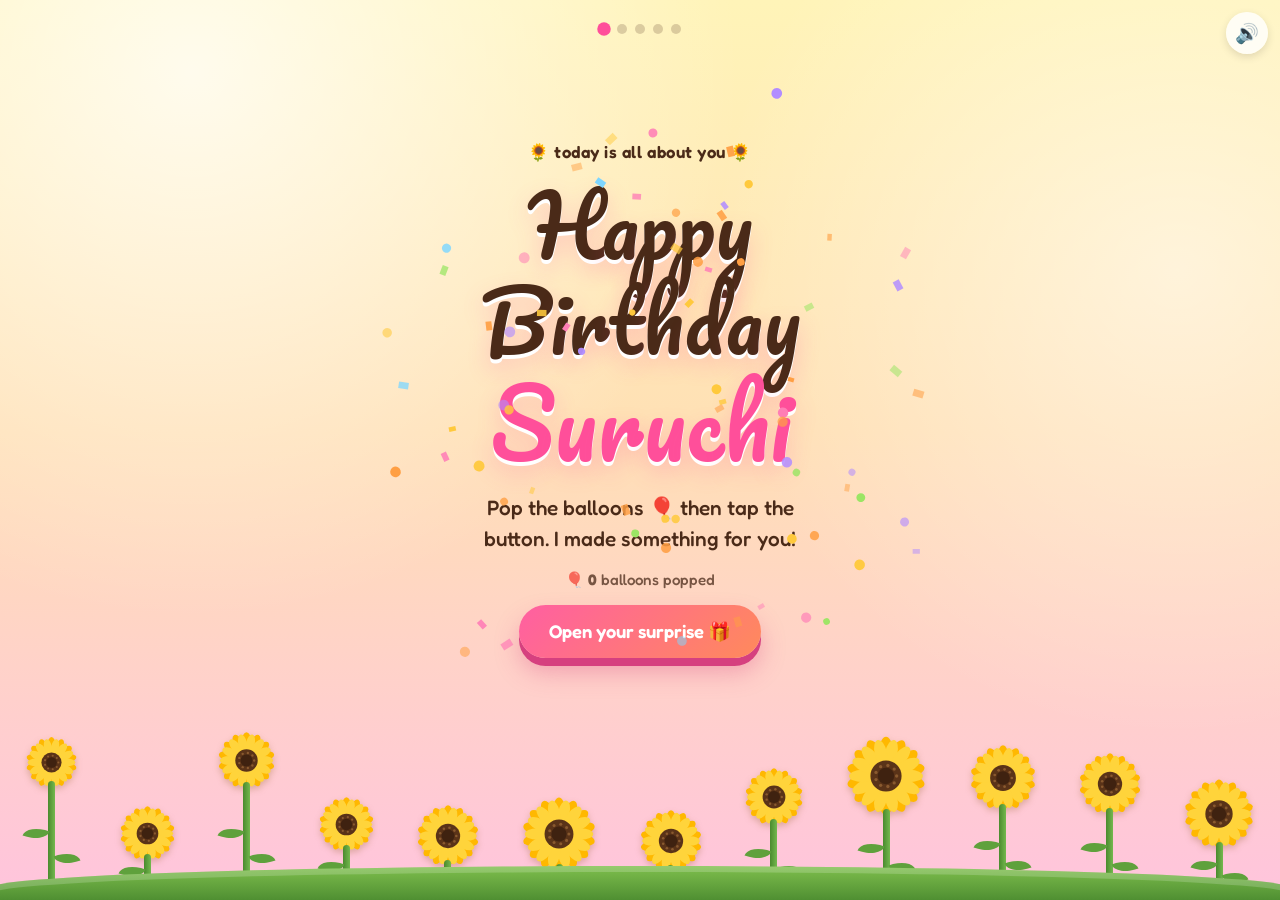
<file: index.html>
<!DOCTYPE html>
<html lang="en">
<head>
<meta charset="utf-8">
<meta name="viewport" content="width=device-width,initial-scale=1,viewport-fit=cover">
<meta name="theme-color" content="#FFE0B5">
<title>Happy Birthday 🎂</title>
<link rel="icon" href="data:image/svg+xml,<svg xmlns='http://www.w3.org/2000/svg' viewBox='0 0 100 100'><text y='.9em' font-size='90'>🌻</text></svg>">
<link rel="preconnect" href="https://fonts.googleapis.com">
<link rel="preconnect" href="https://fonts.gstatic.com" crossorigin>
<link href="https://fonts.googleapis.com/css2?family=Fredoka:wght@400;500;600&family=Pacifico&display=swap" rel="stylesheet">
<link rel="stylesheet" href="style.css">
</head>
<body class="home" data-step="1">

<div id="balloons"></div>
<div id="field"></div>

<main class="page">
  <p class="eyebrow" data-t="index.eyebrow"></p>
  <h1 class="hb">
    <span class="w">Happy</span>
    <span class="w">Birthday</span>
    <span class="w pink" data-t="name"></span>
  </h1>
  <p class="lead" data-t="index.hint"></p>
  <p class="pops">🎈 <b id="count">0</b> <span data-t="index.pops"></span></p>
  <a class="btn go pulse" href="ors.html" data-t="index.button"></a>
</main>

<script src="config.js"></script>
<script src="app.js"></script>
</body>
</html>
</file>
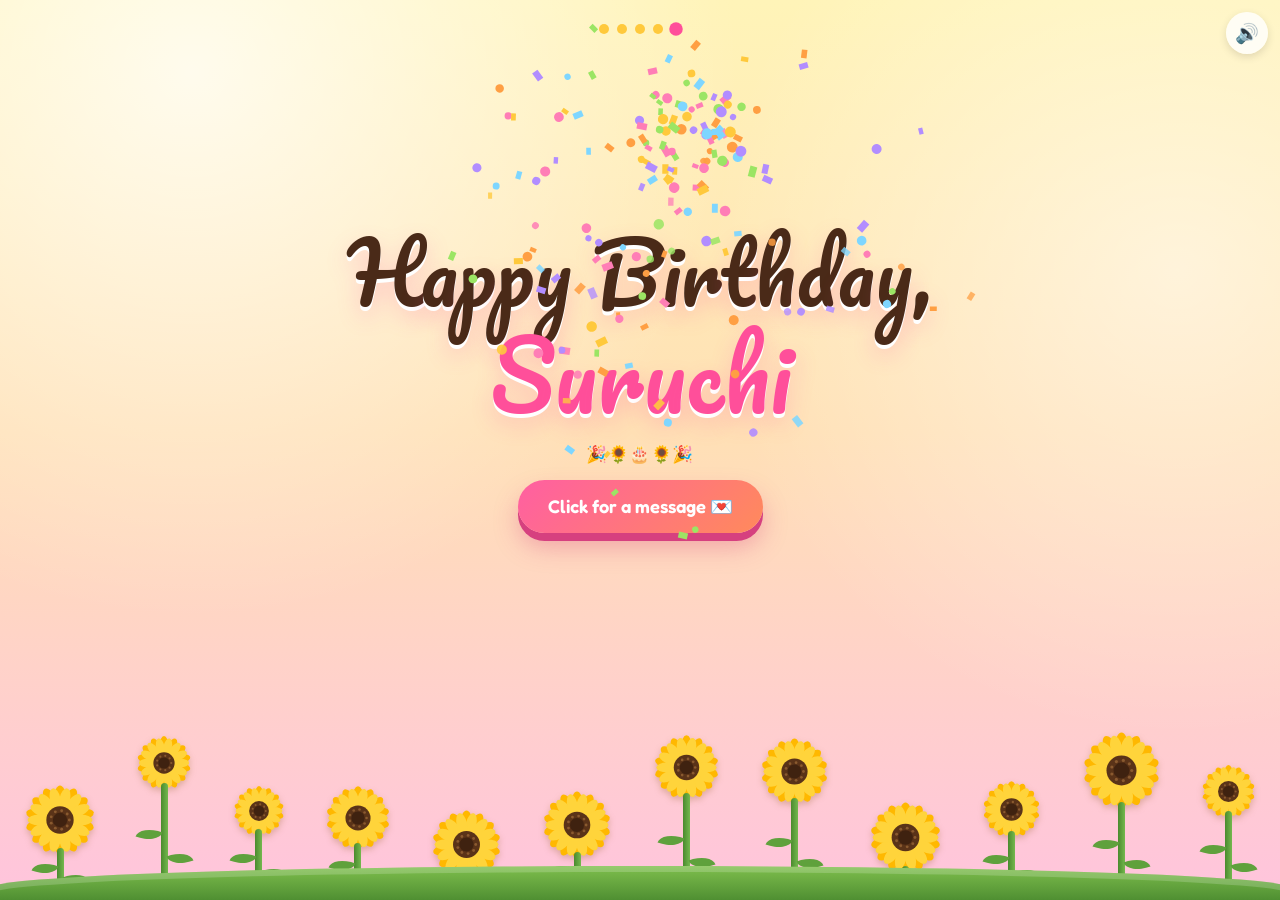
<file: happy.html>
<!DOCTYPE html>
<html lang="en">
<head>
<meta charset="utf-8">
<meta name="viewport" content="width=device-width,initial-scale=1,viewport-fit=cover">
<meta name="theme-color" content="#FFE0B5">
<title>Happy Birthday 🎂</title>
<link rel="icon" href="data:image/svg+xml,<svg xmlns='http://www.w3.org/2000/svg' viewBox='0 0 100 100'><text y='.9em' font-size='90'>🌻</text></svg>">
<link rel="preconnect" href="https://fonts.googleapis.com">
<link rel="preconnect" href="https://fonts.gstatic.com" crossorigin>
<link href="https://fonts.googleapis.com/css2?family=Fredoka:wght@400;500;600&family=Pacifico&display=swap" rel="stylesheet">
<link rel="stylesheet" href="style.css">
</head>
<body data-step="5">

<div id="field"></div>

<main class="page">
  <h1 class="hb">
    <span class="w" data-t="finale.title"></span>
    <span class="w pink" data-t="name"></span>
  </h1>
  <div class="eyebrow">🎉🌻🎂🌻🎉</div>

  <button class="btn pulse" id="msgBtn" type="button" data-t="finale.button"></button>

  <section class="letter" id="letter" aria-live="polite">
    <span class="tape"></span>
    <p id="l1"></p>
    <p id="l2"></p>
    <p id="l3"></p>
  </section>

  <a class="again go reveal" id="again" href="index.html" data-t="finale.again"></a>
</main>

<script src="config.js"></script>
<script src="app.js"></script>
</body>
</html>
</file>
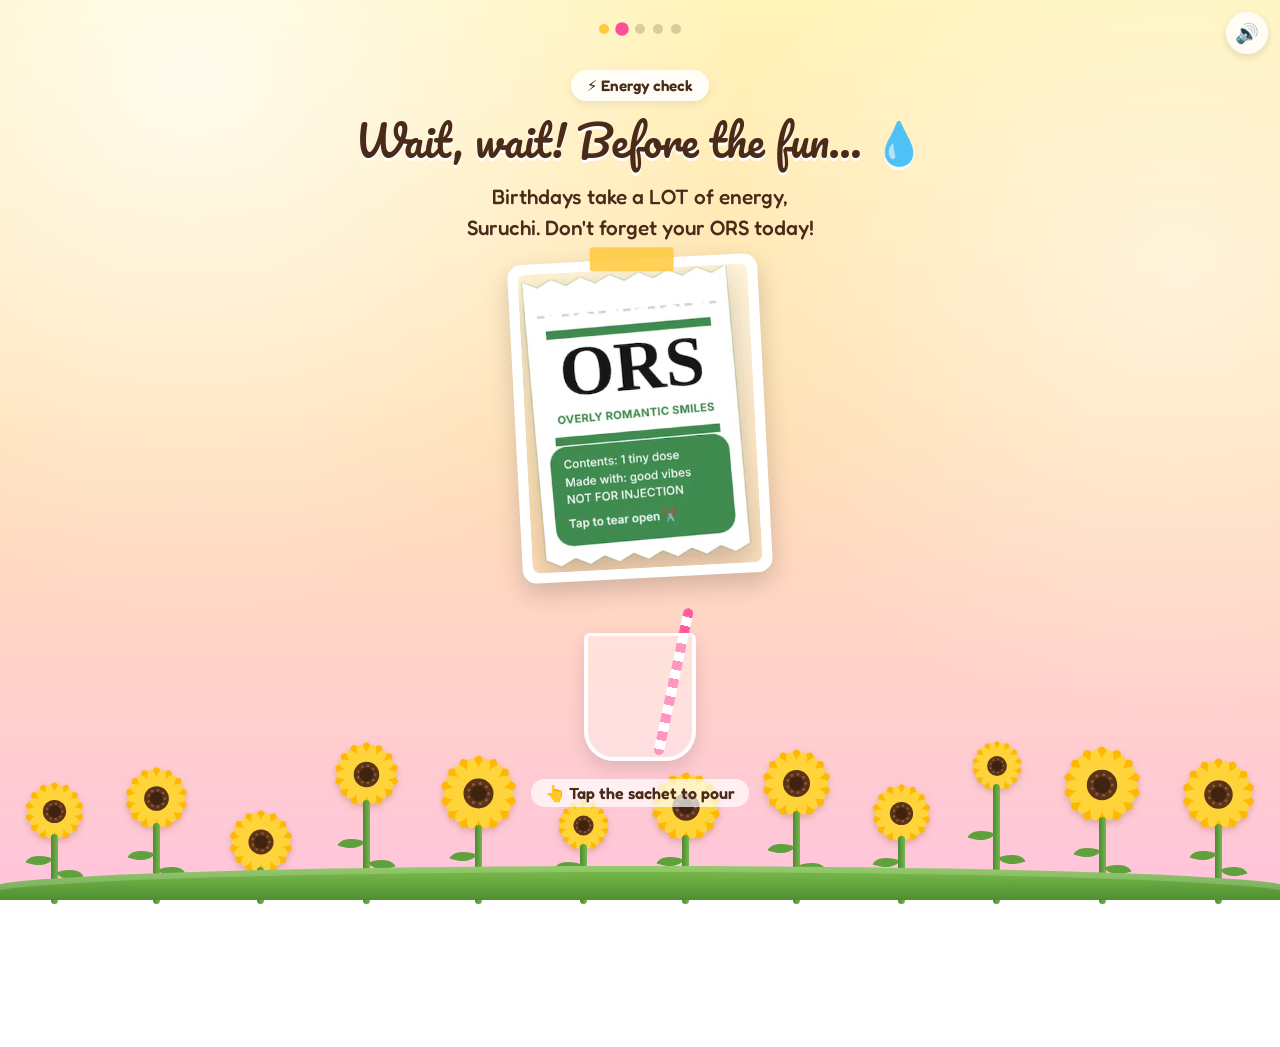
<file: ors.html>
<!DOCTYPE html>
<html lang="en">
<head>
<meta charset="utf-8">
<meta name="viewport" content="width=device-width,initial-scale=1,viewport-fit=cover">
<meta name="theme-color" content="#FFE0B5">
<title>Happy Birthday 🎂</title>
<link rel="icon" href="data:image/svg+xml,<svg xmlns='http://www.w3.org/2000/svg' viewBox='0 0 100 100'><text y='.9em' font-size='90'>🌻</text></svg>">
<link rel="preconnect" href="https://fonts.googleapis.com">
<link rel="preconnect" href="https://fonts.gstatic.com" crossorigin>
<link href="https://fonts.googleapis.com/css2?family=Fredoka:wght@400;500;600&family=Pacifico&display=swap" rel="stylesheet">
<link rel="stylesheet" href="style.css">
</head>
<body data-step="2">

<div id="field"></div>

<main class="page">
  <div class="chip" data-t="ors.chip"></div>
  <h1 class="h2" data-t="ors.title"></h1>
  <p class="lead" data-t="ors.text"></p>

  <button class="sachet" id="sachet" type="button" aria-label="Tap the ORS sachet to pour">
    <span class="tape"></span>
    <img src="ors.jpg" alt="Electral ORS sachet">
  </button>

  <div class="pour-zone">
    <div class="stream-wrap"><div class="stream" id="stream"></div></div>
    <div class="glass-wrap">
      <span class="straw"></span>
      <div class="glass"><div class="water" id="water"></div></div>
    </div>
  </div>

  <div class="status">
    <p class="tap-hint" id="tap" data-t="ors.tap"></p>
    <p class="done" id="done" data-t="ors.done"></p>
  </div>

  <a class="btn go reveal" id="next" href="shot1.html" data-t="ors.button"></a>
</main>

<script src="config.js"></script>
<script src="app.js"></script>
</body>
</html>
</file>
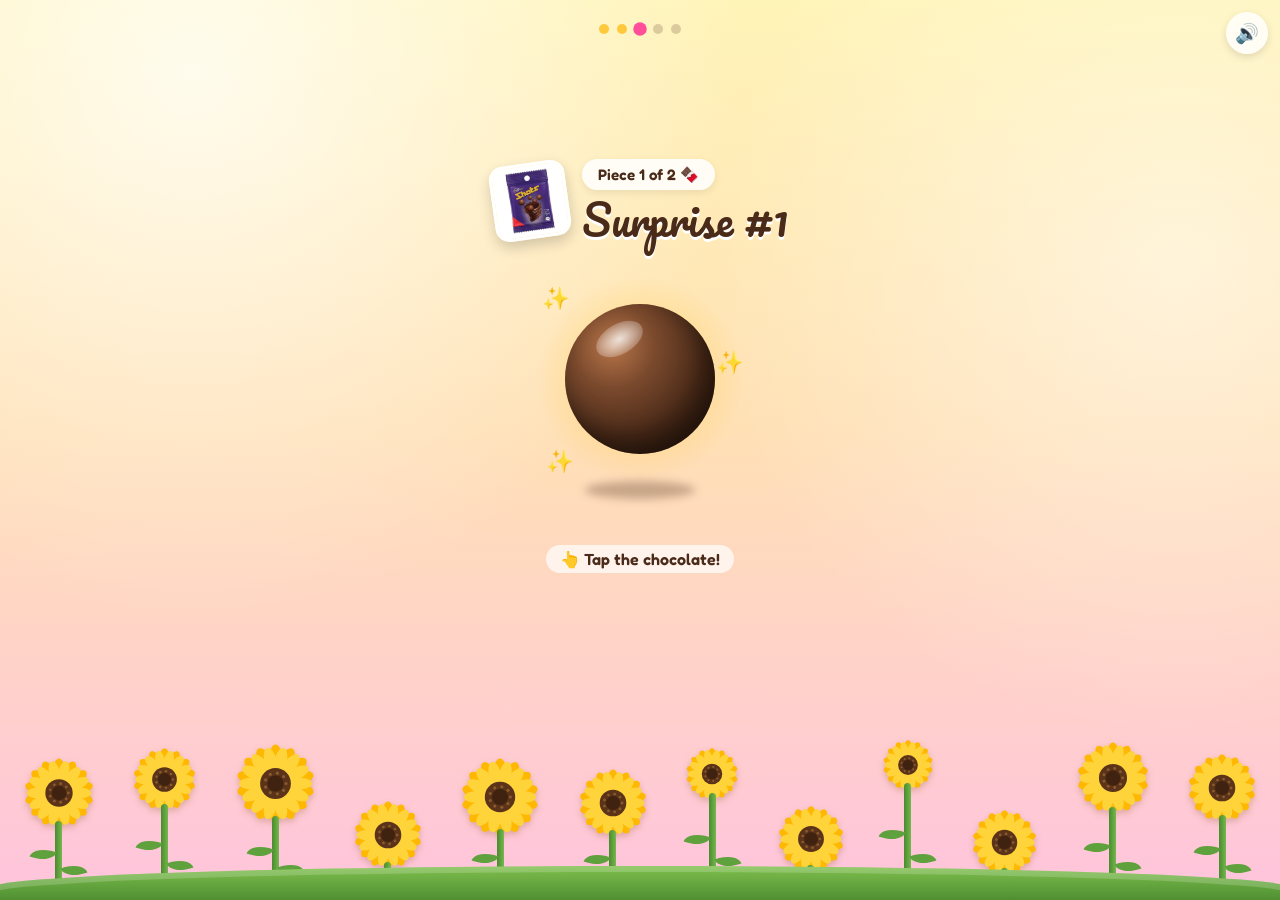
<file: shot1.html>
<!DOCTYPE html>
<html lang="en">
<head>
<meta charset="utf-8">
<meta name="viewport" content="width=device-width,initial-scale=1,viewport-fit=cover">
<meta name="theme-color" content="#FFE0B5">
<title>Happy Birthday 🎂</title>
<link rel="icon" href="data:image/svg+xml,<svg xmlns='http://www.w3.org/2000/svg' viewBox='0 0 100 100'><text y='.9em' font-size='90'>🌻</text></svg>">
<link rel="preconnect" href="https://fonts.googleapis.com">
<link rel="preconnect" href="https://fonts.gstatic.com" crossorigin>
<link href="https://fonts.googleapis.com/css2?family=Fredoka:wght@400;500;600&family=Pacifico&display=swap" rel="stylesheet">
<link rel="stylesheet" href="style.css">
</head>
<body data-step="3" data-shot="shot1">

<div id="field"></div>

<main class="page">
  <div class="packrow">
    <img class="pack" src="cadbury-shots.jpg" alt="Cadbury Shots">
    <div class="packtext">
      <div class="chip" data-t="shot1.chip"></div>
      <h1 class="h2" data-t="shot1.title"></h1>
    </div>
  </div>

  <div class="stage">
    <button class="choco-btn" id="choco" type="button" aria-label="Tap the chocolate">
      <span class="glow"></span>
      <span class="choco"></span>
      <span class="choco-shadow"></span>
      <span class="sp s1">✨</span><span class="sp s2">✨</span><span class="sp s3">✨</span>
    </button>

    <div class="card" id="card">
      <span class="tape"></span>
      <h2 data-t="shot1.popTitle"></h2>
      <p class="msg" data-t="shot1.msg"></p>
      <p class="sub" data-t="shot1.sub"></p>
      <span class="doodle">🌻</span>
    </div>
  </div>

  <p class="tap-hint" id="tapHint" data-t="shot1.tap"></p>
  <a class="btn go reveal" id="next" href="shot2.html" data-t="shot1.button"></a>
</main>

<script src="config.js"></script>
<script src="app.js"></script>
</body>
</html>
</file>
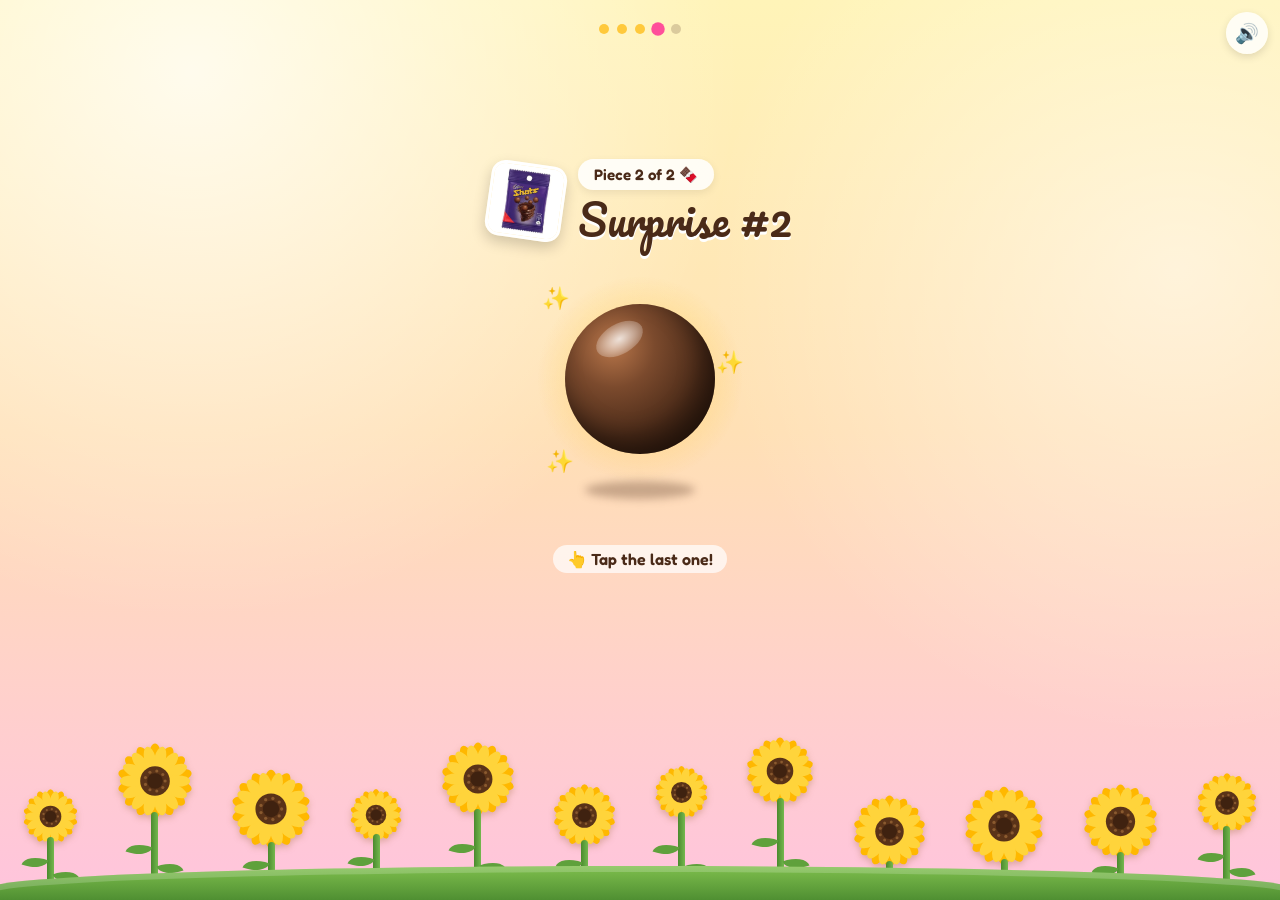
<file: shot2.html>
<!DOCTYPE html>
<html lang="en">
<head>
<meta charset="utf-8">
<meta name="viewport" content="width=device-width,initial-scale=1,viewport-fit=cover">
<meta name="theme-color" content="#FFE0B5">
<title>Happy Birthday 🎂</title>
<link rel="icon" href="data:image/svg+xml,<svg xmlns='http://www.w3.org/2000/svg' viewBox='0 0 100 100'><text y='.9em' font-size='90'>🌻</text></svg>">
<link rel="preconnect" href="https://fonts.googleapis.com">
<link rel="preconnect" href="https://fonts.gstatic.com" crossorigin>
<link href="https://fonts.googleapis.com/css2?family=Fredoka:wght@400;500;600&family=Pacifico&display=swap" rel="stylesheet">
<link rel="stylesheet" href="style.css">
</head>
<body data-step="4" data-shot="shot2">

<div id="field"></div>

<main class="page">
  <div class="packrow">
    <img class="pack r" src="cadbury-shots.jpg" alt="Cadbury Shots">
    <div class="packtext">
      <div class="chip" data-t="shot2.chip"></div>
      <h1 class="h2" data-t="shot2.title"></h1>
    </div>
  </div>

  <div class="stage">
    <button class="choco-btn" id="choco" type="button" aria-label="Tap the chocolate">
      <span class="glow"></span>
      <span class="choco"></span>
      <span class="choco-shadow"></span>
      <span class="sp s1">✨</span><span class="sp s2">✨</span><span class="sp s3">✨</span>
    </button>

    <div class="card" id="card">
      <span class="tape"></span>
      <h2 data-t="shot2.popTitle"></h2>
      <p class="msg" data-t="shot2.msg"></p>
      <p class="sub" data-t="shot2.sub"></p>
      <span class="doodle">🌻</span>
    </div>
  </div>

  <p class="tap-hint" id="tapHint" data-t="shot2.tap"></p>
  <a class="btn go reveal" id="next" href="happy.html" data-t="shot2.button"></a>
</main>

<script src="config.js"></script>
<script src="app.js"></script>
</body>
</html>
</file>
<file: style.css>
/* ============ Base ============ */
:root{
  --choc:#4A2A18;
  --pink:#ff4f9a;
  --sun:#FFC93C;
  --cream:#FFFDF5;
}
*{box-sizing:border-box;margin:0;padding:0;-webkit-tap-highlight-color:transparent}
html{min-height:100%;overflow-x:hidden}
body{
  min-height:100vh;min-height:100dvh;
  font-family:'Fredoka',system-ui,-apple-system,'Segoe UI',sans-serif;
  color:var(--choc);
  background:
    radial-gradient(circle at 15% 8%,rgba(255,255,255,.75),transparent 40%),
    radial-gradient(circle at 92% 30%,rgba(255,255,255,.5),transparent 35%),
    linear-gradient(180deg,#FFF4B8 0%,#FFE0B5 48%,#FFC4DD 100%);
  background-attachment:fixed;
  overflow-x:hidden;
  position:relative;
}
#fx{position:fixed;inset:0;pointer-events:none;z-index:60}

.page{
  position:relative;z-index:2;
  min-height:100vh;min-height:100dvh;
  display:flex;flex-direction:column;align-items:center;justify-content:center;
  gap:16px;padding:70px 20px 170px;text-align:center;
  animation:pagein .6s ease both;
}
body.home .page{pointer-events:none}
@keyframes pagein{from{opacity:0;transform:translateY(16px)}to{opacity:1;transform:none}}
body.leaving .page{animation:pageout .38s ease forwards}
@keyframes pageout{to{opacity:0;transform:scale(.95) translateY(-12px)}}

/* ============ Typography ============ */
h1,h2{font-family:'Pacifico','Brush Script MT',cursive;font-weight:400;line-height:1.15}
.hb{font-size:clamp(2.9rem,14vw,5.2rem);color:var(--choc);text-shadow:0 4px 0 #fff,0 10px 22px rgba(255,79,154,.25)}
.hb .w{display:block}
.hb .pink{color:var(--pink);font-size:1.12em}
.wg{display:inline-block;white-space:nowrap}
.l{display:inline-block;animation:hop 2.6s ease-in-out infinite}
@keyframes hop{0%,55%,100%{transform:translateY(0)}25%{transform:translateY(-14px) rotate(-3deg)}40%{transform:translateY(0)}}
.h2{font-size:clamp(1.9rem,8vw,2.6rem);color:var(--choc);text-shadow:0 3px 0 #fff}
.eyebrow{font-weight:600;letter-spacing:.03em;font-size:1.05rem}
.lead{font-size:clamp(1.05rem,4.2vw,1.3rem);max-width:30ch;line-height:1.5;font-weight:500}
.pops{font-size:.95rem;opacity:.75;font-weight:500}
.chip{display:inline-block;background:rgba(255,255,255,.85);padding:6px 16px;border-radius:999px;font-weight:600;font-size:.95rem;box-shadow:0 3px 8px rgba(0,0,0,.08)}

/* ============ Buttons ============ */
.btn{
  pointer-events:auto;display:inline-block;border:0;cursor:pointer;
  font:600 1.15rem 'Fredoka',system-ui,sans-serif;color:#fff;text-decoration:none;
  background:linear-gradient(135deg,#ff5fa2,#ff8a5b);
  padding:15px 30px;border-radius:999px;
  box-shadow:0 8px 0 #d6407f,0 14px 24px rgba(214,64,127,.35);
  transition:transform .15s,box-shadow .15s;
}
.btn:hover{transform:translateY(-2px)}
.btn:active{transform:translateY(5px);box-shadow:0 3px 0 #d6407f,0 6px 12px rgba(214,64,127,.3)}
.btn.pulse{animation:pulse 1.8s ease-in-out infinite}
@keyframes pulse{50%{transform:scale(1.06)}}
.reveal{opacity:0;visibility:hidden;transform:translateY(14px);transition:opacity .5s,transform .5s,visibility .5s}
.btn.reveal.show,.reveal.show{opacity:1;visibility:visible;transform:none}
.btn.reveal.show{transition:opacity .5s,transform .12s,box-shadow .12s}
.vanish{opacity:0!important;transform:scale(.8)!important;pointer-events:none}

/* ============ Sunflower field ============ */
#field{position:fixed;left:0;right:0;bottom:0;height:190px;z-index:1;pointer-events:none;display:flex;justify-content:space-around;align-items:flex-end;padding:0 4px}
.flower{display:flex;flex-direction:column;align-items:center;transform-origin:50% 100%;animation:sway 4s ease-in-out infinite alternate;margin-bottom:-4px}
@keyframes sway{from{transform:rotate(-4deg)}to{transform:rotate(4deg)}}
.flower svg{flex:none;filter:drop-shadow(0 3px 3px rgba(120,70,0,.25))}
.stem{flex:1;width:7px;margin-top:-8px;background:linear-gradient(90deg,#4a8a2e,#74b84e);border-radius:4px;position:relative}
.stem::before,.stem::after{content:'';position:absolute;width:24px;height:13px;background:#5fa13c;border-radius:0 100% 0 100%}
.stem::before{left:100%;bottom:32%;transform:rotate(-20deg)}
.stem::after{right:100%;bottom:52%;transform:scaleX(-1) rotate(-20deg)}
.grass{position:absolute;left:-10px;right:-10px;bottom:0;height:34px;background:linear-gradient(#7fbf4d,#4f8f32);border-radius:50% 50% 0 0 / 22px 22px 0 0;box-shadow:inset 0 6px 0 rgba(255,255,255,.18)}

/* ============ Floating UI ============ */
.mute{position:fixed;top:12px;right:12px;width:42px;height:42px;border-radius:50%;border:0;background:rgba(255,255,255,.8);font-size:1.2rem;z-index:20;cursor:pointer;box-shadow:0 3px 8px rgba(0,0,0,.12)}
.dots{position:fixed;top:24px;left:50%;transform:translateX(-50%);display:flex;gap:8px;z-index:20}
.dots i{width:10px;height:10px;border-radius:50%;background:rgba(74,42,24,.2);transition:transform .3s}
.dots i.past{background:var(--sun)}
.dots i.on{background:var(--pink);transform:scale(1.35)}
.toast{position:fixed;left:50%;bottom:210px;transform:translate(-50%,20px);opacity:0;background:#fff;padding:10px 18px;border-radius:999px;box-shadow:0 8px 22px rgba(0,0,0,.18);z-index:30;font-weight:600;max-width:90vw;text-align:center;transition:opacity .4s,transform .4s;pointer-events:none}
.toast.on{opacity:1;transform:translate(-50%,0)}

/* ============ Balloons (page 1) ============ */
#balloons{position:fixed;inset:0;overflow:hidden;z-index:1}
.balloon{position:absolute;bottom:-190px;width:var(--s);height:calc(var(--s)*1.6);animation:rise linear forwards;cursor:pointer;touch-action:manipulation;will-change:transform}
.balloon .body{position:absolute;top:0;left:0;width:100%;height:calc(var(--s)*1.2);border-radius:50% 50% 48% 48% / 55% 55% 45% 45%;background:radial-gradient(circle at 32% 28%,rgba(255,255,255,.8) 0,rgba(255,255,255,0) 22%),var(--c);box-shadow:inset -8px -10px 18px rgba(0,0,0,.14)}
.balloon .body::after{content:'';position:absolute;bottom:-7px;left:50%;width:12px;height:10px;background:var(--c);transform:translateX(-50%);clip-path:polygon(50% 0,100% 100%,0 100%)}
.balloon .string{position:absolute;top:calc(var(--s)*1.2 + 3px);left:50%;width:2px;height:calc(var(--s)*.38);background:rgba(90,60,40,.45);transform-origin:top;animation:wiggle 1.8s ease-in-out infinite alternate}
@keyframes wiggle{from{transform:rotate(-8deg)}to{transform:rotate(8deg)}}
@keyframes rise{
  0%{transform:translate(0,0)}
  25%{transform:translate(18px,calc((-100vh - 380px)*.25))}
  50%{transform:translate(-14px,calc((-100vh - 380px)*.5))}
  75%{transform:translate(16px,calc((-100vh - 380px)*.75))}
  100%{transform:translate(0,calc(-100vh - 380px))}
}
.word{position:fixed;z-index:45;font-family:'Pacifico',cursive;font-size:1.7rem;color:var(--c);pointer-events:none;text-shadow:0 2px 0 #fff;animation:wordup 1s ease-out forwards}
@keyframes wordup{from{opacity:1;transform:translate(-50%,-50%) scale(.6)}to{opacity:0;transform:translate(-50%,-170%) scale(1.3)}}

/* ============ Falling flowers (finale) ============ */
.fall{position:fixed;top:-50px;z-index:1;pointer-events:none;user-select:none;animation:fall linear forwards}
@keyframes fall{from{transform:translate(0,0) rotate(0)}to{transform:translate(var(--dx),calc(100vh + 90px)) rotate(var(--rot))}}

/* ============ ORS page ============ */
.sachet{pointer-events:auto;position:relative;background:#fff;border:0;padding:10px;border-radius:14px;box-shadow:0 10px 24px rgba(0,0,0,.18);cursor:pointer;transform:rotate(-3deg);animation:floaty 3s ease-in-out infinite}
.sachet img{display:block;width:min(64vw,230px);height:auto;border-radius:8px}
.sachet .tape,.card .tape{position:absolute;top:-12px;left:50%;width:84px;height:24px;margin-left:-42px;background:rgba(255,201,60,.85);transform:rotate(3deg);border-radius:3px}
@keyframes floaty{0%,100%{transform:rotate(-3deg) translateY(0)}50%{transform:rotate(-1deg) translateY(-8px)}}
@keyframes tilt{0%{transform:rotate(-3deg)}20%{transform:rotate(-14deg) translateY(-4px)}85%{transform:rotate(-14deg) translateY(-4px)}100%{transform:rotate(-3deg)}}
.sachet.pour{animation:tilt 2.8s ease-in-out forwards}
.pour-zone{display:flex;flex-direction:column;align-items:center}
.stream-wrap{position:relative;width:9px;height:38px}
.stream{position:absolute;inset:0;border-radius:5px;background:linear-gradient(#cdeeff,#5fc0ff);transform:scaleY(0);transform-origin:top;transition:transform .45s}
.stream.on{transform:scaleY(1)}
.glass-wrap{position:relative;width:112px;height:128px}
.straw{position:absolute;left:62%;bottom:6px;width:10px;height:150px;border-radius:5px;background:repeating-linear-gradient(180deg,#ff5fa2 0 9px,#fff 9px 18px);transform:rotate(12deg);transform-origin:bottom}
.glass{position:absolute;inset:0;border:4px solid rgba(255,255,255,.95);border-top-width:3px;border-radius:6px 6px 30px 30px;background:rgba(255,255,255,.35);overflow:hidden;box-shadow:0 8px 18px rgba(0,0,0,.12)}
.glass.full{animation:glassglow 1.6s ease-in-out infinite}
@keyframes glassglow{50%{box-shadow:0 0 28px 6px rgba(255,255,255,.95)}}
.water{position:absolute;left:0;right:0;bottom:0;height:0;background:linear-gradient(180deg,#9ee0ff,#4db4f5);transition:height 2.4s ease-in-out}
.water::before{content:'';position:absolute;top:0;left:0;right:0;height:5px;background:rgba(255,255,255,.55)}
.bub{position:absolute;bottom:4px;border-radius:50%;background:rgba(255,255,255,.75);animation:bubup 1.5s ease-in forwards}
@keyframes bubup{to{transform:translateY(-110px);opacity:0}}
.status{display:grid;min-height:32px;align-items:center}
.status>*{grid-area:1/1;transition:opacity .4s,transform .4s}
.tap-hint{font-weight:600;animation:nudge 1.4s ease-in-out infinite;justify-self:center;background:rgba(255,255,255,.7);padding:4px 14px;border-radius:999px}
@keyframes nudge{50%{transform:translateY(-5px)}}
.hide{opacity:0!important;pointer-events:none}
.done{font-weight:600;font-size:1.2rem;color:#1a7a41;opacity:0;transform:translateY(8px);justify-self:center;background:rgba(255,255,255,.88);padding:4px 16px;border-radius:999px;box-shadow:0 3px 10px rgba(0,0,0,.08)}
.done.show{opacity:1;transform:none}

/* ============ Chocolate pages ============ */
.packrow{display:flex;align-items:center;gap:14px;justify-content:center;text-align:left}
.pack{width:76px;height:76px;object-fit:cover;border-radius:14px;border:3px solid #fff;box-shadow:0 6px 14px rgba(0,0,0,.18);transform:rotate(-8deg);flex:none}
.pack.r{transform:rotate(8deg)}
.packtext{display:flex;flex-direction:column;align-items:flex-start;gap:6px}
.stage{position:relative;display:grid;place-items:center;min-height:270px;width:min(92vw,360px)}
.stage.boom{animation:boom .4s linear}
@keyframes boom{20%{transform:translate(-6px,3px)}40%{transform:translate(6px,-4px)}60%{transform:translate(-4px,-2px)}80%{transform:translate(3px,2px)}}
.choco-btn{grid-area:1/1;pointer-events:auto;position:relative;width:200px;height:230px;background:none;border:0;padding:0;cursor:pointer;outline-offset:8px}
.choco-btn .glow{position:absolute;left:-10px;top:-10px;width:220px;height:220px;border-radius:50%;background:radial-gradient(circle,rgba(255,201,60,.6),transparent 66%);animation:glow 2s ease-in-out infinite}
@keyframes glow{50%{transform:scale(1.12);opacity:.7}}
.choco{position:absolute;left:25px;top:25px;width:150px;height:150px;border-radius:50%;
  background:radial-gradient(circle at 32% 28%,#b8764a 0,#7b4a2d 28%,#4a2a18 62%,#2b160b 100%);
  box-shadow:inset -10px -14px 24px rgba(0,0,0,.45);
  animation:bob 2.4s ease-in-out infinite}
.choco::before{content:'';position:absolute;top:13%;left:19%;width:34%;height:20%;border-radius:50%;background:radial-gradient(ellipse,rgba(255,255,255,.8),rgba(255,255,255,0));transform:rotate(-30deg)}
@keyframes bob{0%,100%{transform:translateY(0) rotate(-3deg)}50%{transform:translateY(-14px) rotate(3deg)}}
.choco-shadow{position:absolute;bottom:10px;left:45px;width:110px;height:18px;border-radius:50%;background:rgba(74,42,24,.3);filter:blur(4px);animation:sh 2.4s ease-in-out infinite}
@keyframes sh{0%,100%{transform:scale(1);opacity:.9}50%{transform:scale(.78);opacity:.55}}
.sp{position:absolute;font-size:1.4rem;animation:twinkle 1.6s ease-in-out infinite}
.sp.s1{top:6px;left:2px}
.sp.s2{top:70px;right:-4px;animation-delay:.5s}
.sp.s3{bottom:34px;left:6px;animation-delay:1s}
@keyframes twinkle{0%,100%{transform:scale(.6) rotate(0);opacity:.4}50%{transform:scale(1.2) rotate(20deg);opacity:1}}
.choco-btn.shake{animation:shake .52s ease-in forwards}
.choco-btn.shake .choco,.choco-btn.shake .choco-shadow{animation:none}
@keyframes shake{
  0%{transform:scale(1) rotate(0)}15%{transform:scale(1.08) rotate(-10deg)}30%{transform:scale(1.16) rotate(10deg)}
  45%{transform:scale(1.24) rotate(-12deg)}60%{transform:scale(1.32) rotate(12deg)}80%{transform:scale(1.42) rotate(-8deg)}100%{transform:scale(1.5) rotate(0)}
}
.choco-btn.gone{opacity:0;visibility:hidden;pointer-events:none}
.ring{position:fixed;width:20px;height:20px;margin:-10px 0 0 -10px;border-radius:50%;border:6px solid #fff;box-shadow:0 0 0 3px var(--sun);pointer-events:none;z-index:40;animation:ring .7s ease-out forwards}
@keyframes ring{to{transform:scale(14);opacity:0;border-width:1px}}

.card,.letter{
  position:relative;background:var(--cream);border:3px solid var(--choc);border-radius:26px;
  padding:34px 24px 26px;max-width:340px;box-shadow:8px 10px 0 rgba(74,42,24,.18);
}
.card{grid-area:1/1;opacity:0;visibility:hidden}
.card.show{visibility:visible;animation:cardin .7s cubic-bezier(.2,1.5,.4,1) forwards}
@keyframes cardin{from{opacity:0;transform:scale(.4) rotate(-10deg)}to{opacity:1;transform:scale(1) rotate(-1.5deg)}}
.card h2{font-size:2.1rem;color:var(--pink);margin-bottom:8px}
.card .msg{font-size:1.2rem;line-height:1.5;font-weight:500}
.card .sub{margin-top:12px;font-size:.95rem;opacity:.7}
.card .doodle{position:absolute;right:-12px;bottom:-18px;font-size:2.4rem;transform:rotate(14deg)}

/* ============ Finale ============ */
.letter{display:none;max-width:420px;width:100%;text-align:center}
.letter.show{display:block;animation:cardin .7s cubic-bezier(.2,1.5,.4,1) forwards}
.letter .tape{position:absolute;top:-14px;left:50%;width:92px;height:26px;margin-left:-46px;background:rgba(255,126,182,.75);transform:rotate(-4deg);border-radius:3px}
.letter::after{content:'🌻';position:absolute;right:-12px;bottom:-18px;font-size:2.4rem;transform:rotate(14deg)}
.letter p{font-size:clamp(1.05rem,4.6vw,1.3rem);line-height:1.65;margin-bottom:.7em;font-weight:500}
#l2{font-family:'Pacifico',cursive;font-size:1.3rem;color:var(--pink);font-weight:400}
#l3{font-size:1rem;opacity:.85;font-style:italic;margin-bottom:0}
.again{pointer-events:auto;color:var(--choc);font-weight:600;opacity:.8;text-decoration:underline;display:inline-block;margin-top:6px}

@media (prefers-reduced-motion:reduce){
  .l,.flower,.sachet,.choco,.choco-shadow,.glow,.sp,.tap-hint,.btn.pulse{animation:none}
}
</file>
